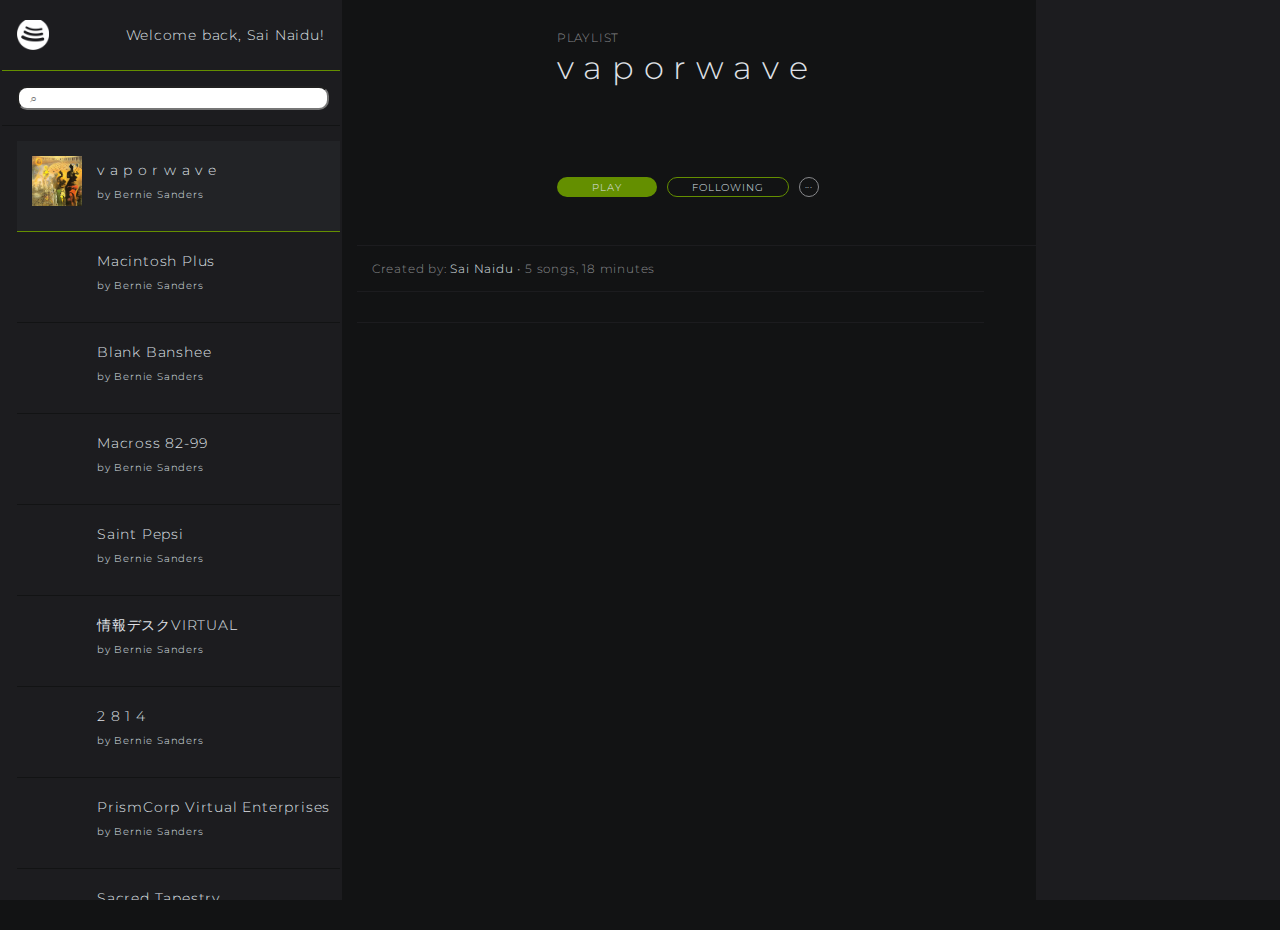
<file: event-handling-presentation-1/index.html>
<!DOCTYPE html>

<html>
<head>
  <link href="https://fonts.googleapis.com/css?family=Montserrat:200,300" rel="stylesheet">
  <link rel="stylesheet" href="styles.css" type="text/css" />
  <script src="script.js"></script>
  <title>Not-ify | A Spotify clone</title>
</head>
<body onkeypress="handleKeyPress(event)">
  <div id="main" class="row">
    <div id="left-sidebar" class="column h-col-center">
      <div id="logo-wrapper" class="wrapper green-border" style="padding-top: 20px; padding-bottom: 20px;">
        <div id="logo"></div>
        <div style="font-size: 14px;">Welcome back, Sai Naidu!</div>
      </div>
      <div class="wrapper dark-border">
        <input id="search-prompt" type="text" placeholder="&nbsp;&nbsp;&nbsp;⌕"/>
      </div>
      <div id="playlist-panel" class="wrapper">

        <!-- Need to put event in here. What event should I choose? -->
        <div class="playlist-single wrapper dark-border row active" onclick="toggleMusic(this);">
          <div class="playlist-play-button row center">
            <div class="play-button-circle row center">
              <div class="arrow-right"></div>
            </div>
          </div>
          <div class="album-art" style="background-image: url('dali.jpg');"></div>
          <div class="playlist-text column" style="justify-content: space-between;">
            <div class="playlist-name">v a p o r w a v e</div>
            <div class="playlist-owner">by Bernie Sanders</div>
          </div>
        </div>



        <div class="playlist-single wrapper dark-border row">
          <div class="playlist-play-button row center">
            <div class="play-button-circle row center">
              <div class="arrow-right"></div>
            </div>
          </div>
          <div class="album-art" style="background-image: url('https://i1.sndcdn.com/artworks-000123229421-qikrcc-t500x500.jpg');"></div>
          <div class="playlist-text column" style="justify-content: space-between;">
            <div class="playlist-name">Macintosh Plus</div>
            <div class="playlist-owner">by Bernie Sanders</div>
          </div>
        </div>


        <div class="playlist-single wrapper dark-border row" onclick="toggleMusic(this);">
          <div class="playlist-play-button row center">
            <div class="play-button-circle row center">
              <div class="arrow-right"></div>
            </div>
          </div>
          <div class="album-art" style="background-image: url('https://i1.sndcdn.com/artworks-000123229421-qikrcc-t500x500.jpg');"></div>
          <div class="playlist-text column" style="justify-content: space-between;">
            <div class="playlist-name">Blank Banshee</div>
            <div class="playlist-owner">by Bernie Sanders</div>
          </div>
        </div>
        <div class="playlist-single wrapper dark-border row">
          <div class="playlist-play-button row center">
            <div class="play-button-circle row center">
              <div class="arrow-right"></div>
            </div>
          </div>
          <div class="album-art" style="background-image: url('https://i1.sndcdn.com/artworks-000123229421-qikrcc-t500x500.jpg');"></div>
          <div class="playlist-text column" style="justify-content: space-between;">
            <div class="playlist-name">Macross 82-99</div>
            <div class="playlist-owner">by Bernie Sanders</div>
          </div>
        </div>
        <div class="playlist-single wrapper dark-border row">
          <div class="playlist-play-button row center">
            <div class="play-button-circle row center">
              <div class="arrow-right"></div>
            </div>
          </div>
          <div class="album-art" style="background-image: url('https://i1.sndcdn.com/artworks-000123229421-qikrcc-t500x500.jpg');"></div>
          <div class="playlist-text column" style="justify-content: space-between;">
            <div class="playlist-name">Saint Pepsi</div>
            <div class="playlist-owner">by Bernie Sanders</div>
          </div>
        </div>
        <div class="playlist-single wrapper dark-border row">
          <div class="playlist-play-button row center">
            <div class="play-button-circle row center">
              <div class="arrow-right"></div>
            </div>
          </div>
          <div class="album-art" style="background-image: url('https://i1.sndcdn.com/artworks-000144799654-9vtyje-t500x500.jpg')"></div>
          <div class="playlist-text column" style="justify-content: space-between;">
            <div class="playlist-name">情報デスクVIRTUAL</div>
            <div class="playlist-owner">by Bernie Sanders</div>
          </div>
        </div>
        <div class="playlist-single wrapper dark-border row">
          <div class="playlist-play-button row center">
            <div class="play-button-circle row center">
              <div class="arrow-right"></div>
            </div>
          </div>
          <div class="album-art" style="background-image: url('https://i1.sndcdn.com/artworks-000123229421-qikrcc-t500x500.jpg');"></div>
          <div class="playlist-text column" style="justify-content: space-between;">
            <div class="playlist-name">2 8 1 4</div>
            <div class="playlist-owner">by Bernie Sanders</div>
          </div>
        </div>
        <div class="playlist-single wrapper dark-border row">
          <div class="playlist-play-button row center">
            <div class="play-button-circle row center">
              <div class="arrow-right"></div>
            </div>
          </div>
          <div class="album-art" style="background-image: url('https://i1.sndcdn.com/artworks-000123229421-qikrcc-t500x500.jpg');"></div>
          <div class="playlist-text column" style="justify-content: space-between;">
            <div class="playlist-name">PrismCorp Virtual Enterprises</div>
            <div class="playlist-owner">by Bernie Sanders</div>
          </div>
        </div>
        <div class="playlist-single wrapper dark-border row">
          <div class="playlist-play-button row center">
            <div class="play-button-circle row center">
              <div class="arrow-right"></div>
            </div>
          </div>
          <div class="album-art" style="background-image: url('https://i1.sndcdn.com/artworks-000123229421-qikrcc-t500x500.jpg');"></div>
          <div class="playlist-text column" style="justify-content: space-between;">
            <div class="playlist-name">Sacred Tapestry</div>
            <div class="playlist-owner">by Bernie Sanders</div>
          </div>
        </div>
        <div class="playlist-single wrapper dark-border row">
          <div class="playlist-play-button row center">
            <div class="play-button-circle row center">
              <div class="arrow-right"></div>
            </div>
          </div>
          <div class="album-art" style="background-image: url('https://i1.sndcdn.com/artworks-000123229421-qikrcc-t500x500.jpg');"></div>
          <div class="playlist-text column" style="justify-content: space-between;">
            <div class="playlist-name">Yeezy</div>
            <div class="playlist-owner">by Bernie Sanders</div>
          </div>
        </div>
        <div class="playlist-single wrapper dark-border row">
          <div class="playlist-play-button row center">
            <div class="play-button-circle row center">
              <div class="arrow-right"></div>
            </div>
          </div>
          <div class="album-art" style="background-image: url('https://i1.sndcdn.com/artworks-000123229421-qikrcc-t500x500.jpg');"></div>
          <div class="playlist-text column" style="justify-content: space-between;">
            <div class="playlist-name">Yeezy</div>
            <div class="playlist-owner">by Bernie Sanders</div>
          </div>
        </div>
        <div class="playlist-single wrapper dark-border row">
          <div class="playlist-play-button row center">
            <div class="play-button-circle row center">
              <div class="arrow-right"></div>
            </div>
          </div>
          <div class="album-art" style="background-image: url('https://i1.sndcdn.com/artworks-000123229421-qikrcc-t500x500.jpg');"></div>
          <div class="playlist-text column" style="justify-content: space-between;">
            <div class="playlist-name">Yeezy</div>
            <div class="playlist-owner">by Bernie Sanders</div>
          </div>
        </div>
        <div class="playlist-single wrapper dark-border row">
          <div class="playlist-play-button row center">
            <div class="play-button-circle row center">
              <div class="arrow-right"></div>
            </div>
          </div>
          <div class="album-art" style="background-image: url('https://i1.sndcdn.com/artworks-000123229421-qikrcc-t500x500.jpg');"></div>
          <div class="playlist-text column" style="justify-content: space-between;">
            <div class="playlist-name">Yeezy</div>
            <div class="playlist-owner">by Bernie Sanders</div>
          </div>
        </div>
        <div class="playlist-single wrapper dark-border row">
          <div class="playlist-play-button row center">
            <div class="play-button-circle row center">
              <div class="arrow-right"></div>
            </div>
          </div>
          <div class="album-art" style="background-image: url('https://i1.sndcdn.com/artworks-000123229421-qikrcc-t500x500.jpg');"></div>
          <div class="playlist-text column" style="justify-content: space-between;">
            <div class="playlist-name">Yeezy</div>
            <div class="playlist-owner">by Bernie Sanders</div>
          </div>
        </div>
        <div class="playlist-single wrapper dark-border row">
          <div class="playlist-play-button row center">
            <div class="play-button-circle row center">
              <div class="arrow-right"></div>
            </div>
          </div>
          <div class="album-art" style="background-image: url('https://i1.sndcdn.com/artworks-000123229421-qikrcc-t500x500.jpg');"></div>
          <div class="playlist-text column" style="justify-content: space-between;">
            <div class="playlist-name">Yeezy</div>
            <div class="playlist-owner">by Bernie Sanders</div>
          </div>
        </div>
        <div class="playlist-single wrapper dark-border row">
          <div class="playlist-play-button row center">
            <div class="play-button-circle row center">
              <div class="arrow-right"></div>
            </div>
          </div>
          <div class="album-art" style="background-image: url('https://i1.sndcdn.com/artworks-000123229421-qikrcc-t500x500.jpg');"></div>
          <div class="playlist-text column" style="justify-content: space-between;">
            <div class="playlist-name">Yeezy</div>
            <div class="playlist-owner">by Bernie Sanders</div>
          </div>
        </div>
      </div>
    </div>
    <div id="content" class="wrapper column">
      <div id="playlist-description" class="wrapper row content-border">
        <div class="album-art" style="background-image: url('https://i1.sndcdn.com/artworks-000123229421-qikrcc-t500x500.jpg');"></div>
        <div id="description-text" class="column" style="margin-left: 15px;">
          <p class="subtext" style="flex-grow: 1;">PLAYLIST</p>
          <p class="font-32" style="flex-grow: 1;">v a p o r w a v e</p>
          <div style="flex-grow: 30;"></div>
          <div class="row" style="flex-grow: 1;">
            <div class="button-1 row center" style="flex-grow:3;"><p>PLAY</p></div>
            <div class="button-2 row center" style="flex-grow:5;"><p>FOLLOWING</p></div>
            <div class="button-3 row center" style="flex-grow:1;"><span style="position: relative; top: -3px;">...</span></div>
            <div style="flex-grow:5;"></div>
            <!--<div id="follower-count" class="column center" style="position: relative; top: -17px; flex-grow: 3;"><p class="subtext">Followers</p><p>782</p></div>-->
          </div>
        </div>
      </div>
      <div id="playlist-metadata" class="wrapper content-border">
        <p class="subtext">Created by: <a class="common-text">Sai Naidu</a> • 5 songs, 18 minutes</p>
      </div>
      <div id="playlist-songs" class="wrapper column content-border">

      </div>
    </div>
    <div id="right-sidebar">
    </div>
  </div>
</body>
</html>
</file>
<file: event-handling-presentation-1/styles.css>
* {
  margin: 0;
  padding: 0;
}

html {
  height: 100%;
  width: 100%;
}

body {
  height: 100%;
  width: 100%;
  background-color: #121314;
  font-family: 'Montserrat', sans-serif;
  font-size: 12px;
  font-weight: 300;
  letter-spacing: .8px;

  color: #DFE0E6;
}

/*.container {
  position: relative;
  overflow: hidden;
}*/

.font-32 {
  font-size: 32px;
}

.row {
  display: inline-flex;
  flex-direction: row;
  justify-content: flex-start;
}

.column {
  display: inline-flex;
  flex-direction: column;
  justify-content: flex-start;
}

.center {
  justify-content: center;
  align-items: center;
}

.h-col-center {
  align-items: center;
}
.row .center {
  /*justify-content: center;*/
}

#main {
  height: 100%;
  width: 100%;
}


/* Left sidebar styles */
#left-sidebar {
  display: fixed;
  width: 350px;
  height: 100%;

  background-color: #1c1c1f;
}

.wrapper {
  padding: 15px;
  width: 90%;
}

.dark-border {
  border-bottom-style: solid;
  border-bottom-width: 1px;
  border-bottom-color: #121314;
}

.green-border {
  border-bottom-style: solid;
  border-bottom-width: 1px;
  border-bottom-color: #648F00;
}

.active {
  border-bottom-style: solid;
  border-bottom-width: 1px;
  border-bottom-color: #648F00;
  background-color: #222326;
}

#logo-wrapper {
  /*padding: 15px;
  width: 90%;*/
  display: inline-flex;
  justify-content: space-between;
  align-items: center;
}

#logo-wrapper > #logo {
  margin-right: 50px;
  width: 32px;
  height: 30px;
  background-image: url('logo.png');
  background-size: cover;
}

#search-wrapper {
  width: 90%;
  padding: 15px;
}

#search-prompt {
  border-radius: 10px;
  height: 20px;
  width: 100%;
}

#playlist-panel {
  overflow-y: scroll;
}

.playlist-single {
  height: 60px;
  width: 100%;
  cursor: pointer;
}

.playlist-single:hover {
  background-color: #222326;
}

.playlist-play-button {
  display: none;
}

.play-button-circle {
  height: 40px;
  width: 40px;
  border-style: solid;
  border-width: 2px;
  border-radius: 25px;
  border-color: #88898C;
}

.arrow-right {
  margin-left: 5px;
  width: 0;
  height: 0;
  border-top: 11px solid transparent;
  border-bottom: 11px solid transparent;
  border-left: 17px solid #88898C;
}

.playlist-single:hover > .playlist-play-button {
  display: inherit;
  z-index: 2;
  height: 50px;
  width: 50px;

  background-color: #222326;
}

.playlist-single:hover > .album-art {
  display: none;
}

.album-art {
  height: 50px;
  width: 50px;
  background-size: cover;
}

.playlist-text {
  margin-left: 15px;
  margin-top: 5px;
  height: 40px;
}

.playlist-name {
  font-size: 14px;
}

.playlist-owner {
  font-size: 10px;
}

#content {
  display: fixed;
  width: calc(100% - 600px);
  height: 100%;
  overflow: scroll;
}

@media (max-width: 900px) {
  #right-sidebar {
    display: none;
  }

  #content {
    width: calc(100% - 350px);
  }
}

@media (min-width: 1000px) {
  #right-sidebar {
    display: fixed;
    width: 250px;
    height: 100%;
    background-color: #1c1c1f;
  }

  #content {
    width: calc(100% - 600px);
  }
}

#playlist-description {
  width: 100%;
  height: 200px;
}

#playlist-description > .album-art {
  height: 170px;
  width: 170px;
}

.content-border {
  border-bottom-style: solid;
  border-bottom-width: 1px;
  border-color: #1c1c1f;
}

.subtext {
  color: #88898C;
}

.common-text {
  color: #DFE0E6;
}

.button-1 {
  margin-right: 10px;
  font-size: 10px;
  background-color: #648F00;
  height: 20px;
  width: 100px;
  border-radius: 10px;
}

.button-2 {
  margin-right: 10px;
  font-size: 10px;
  height: 18px;
  width: 120px;

  border-style: solid;
  border-width: 1px;
  border-color: #648F00;
  border-radius: 10px;
}

.button-3 {
  margin-right: 10px;
  font-size: 10px;
  height: 18px;
  width: 18px;

  border-style: solid;
  border-width: 1px;
  border-radius: 10px;
  border-color: #88898C;
}

#description-text {
  height: 170px;
}
</file>
